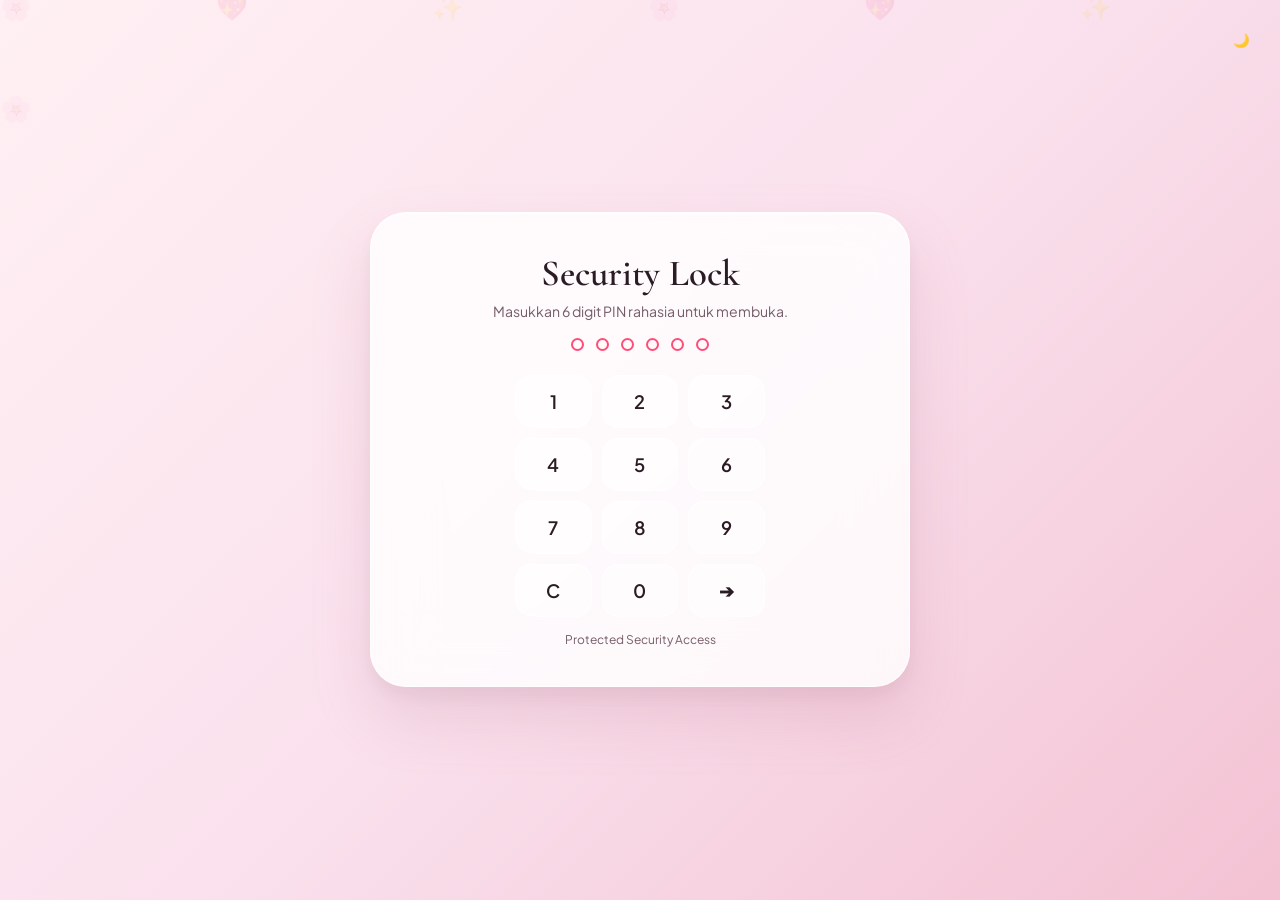
<file: lock.html>
<!DOCTYPE html>
<html lang="id">
<head>
  <meta charset="UTF-8">
  <meta name="viewport" content="width=device-width, initial-scale=1.0, maximum-scale=1.0, user-scalable=no">
  <title>Restricted Access</title>
  <link rel="preconnect" href="https://fonts.googleapis.com">
  <link rel="preconnect" href="https://fonts.gstatic.com" crossorigin>
  <link href="https://fonts.googleapis.com/css2?family=Cormorant+Garamond:wght@600&family=Plus+Jakarta+Sans:wght@400;600&display=swap" rel="stylesheet">
  <link rel="stylesheet" href="style.css">
</head>
<body class="center-locked-page">

  <!-- Top Right Navigation Bar -->
  <div class="top-nav">
    <button class="icon-btn" onclick="toggleTheme()"><span id="theme-icon">🌙</span></button>
  </div>

  <div class="app-card">
    <h1 class="title-serif">Security Lock</h1>
    <p class="subtitle">Masukkan 6 digit PIN rahasia untuk membuka.</p>

    <!-- Display 6 PIN Dots -->
    <div class="pin-display">
      <div class="pin-dot"></div>
      <div class="pin-dot"></div>
      <div class="pin-dot"></div>
      <div class="pin-dot"></div>
      <div class="pin-dot"></div>
      <div class="pin-dot"></div>
    </div>

    <!-- Numeric Keypad -->
    <div class="numpad">
      <button class="num-btn" onclick="pressNum('1')">1</button>
      <button class="num-btn" onclick="pressNum('2')">2</button>
      <button class="num-btn" onclick="pressNum('3')">3</button>
      <button class="num-btn" onclick="pressNum('4')">4</button>
      <button class="num-btn" onclick="pressNum('5')">5</button>
      <button class="num-btn" onclick="pressNum('6')">6</button>
      <button class="num-btn" onclick="pressNum('7')">7</button>
      <button class="num-btn" onclick="pressNum('8')">8</button>
      <button class="num-btn" onclick="pressNum('9')">9</button>
      <button class="num-btn" onclick="clearPin()">C</button>
      <button class="num-btn" onclick="pressNum('0')">0</button>
      <button class="num-btn" onclick="verifyPin()">➔</button>
    </div>

    <footer style="margin-top: 15px; font-size: 0.75rem; color: var(--text-sub);">
      Protected Security Access
    </footer>
  </div>

  <script src="script.js"></script>
</body>
</html>
</file>
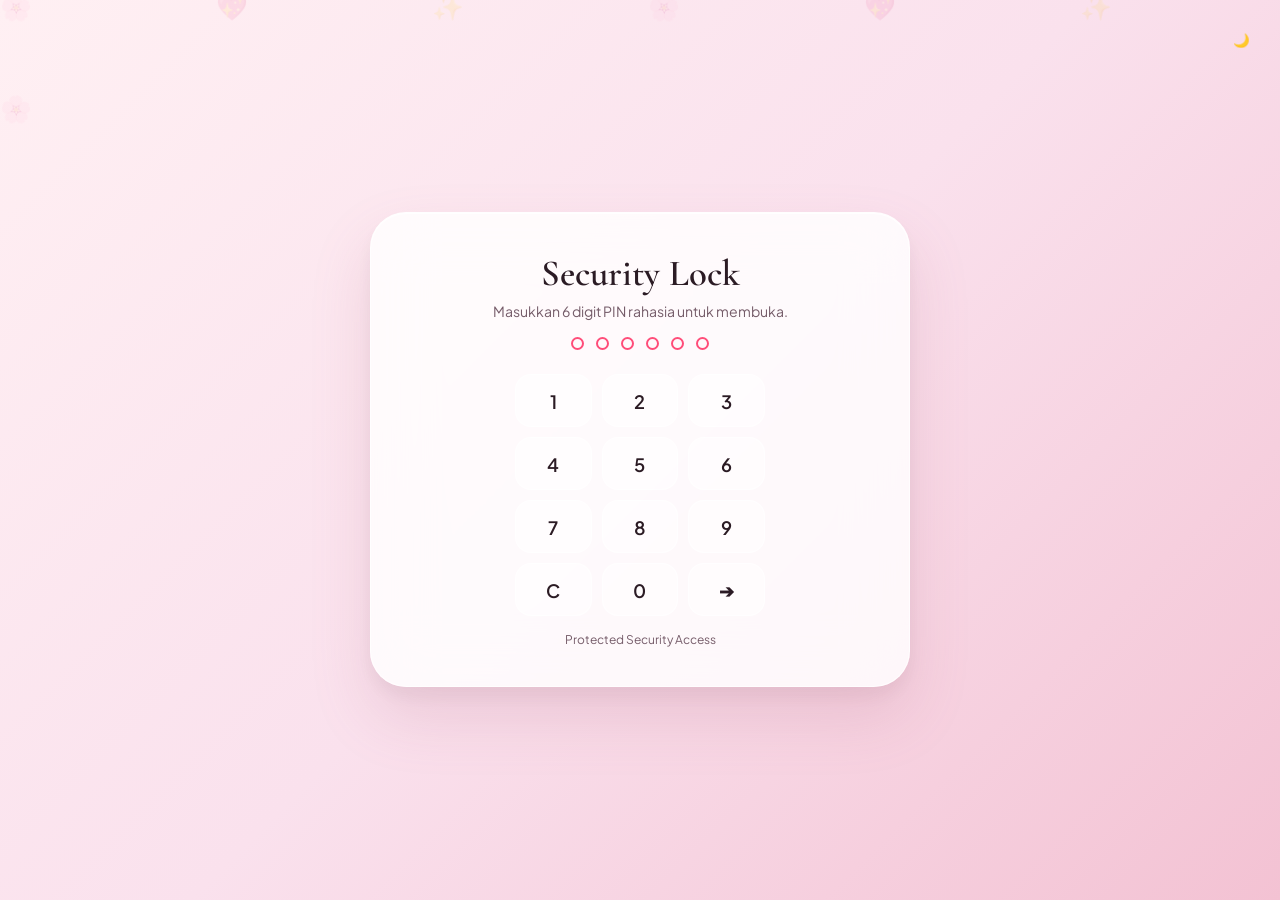
<file: memories.html>
<!DOCTYPE html>
<html lang="id">
<head>
  <meta charset="UTF-8">
  <meta name="viewport" content="width=device-width, initial-scale=1.0, maximum-scale=1.0, user-scalable=no">
  <title>Memories ✨</title>

  <!-- SKRIP PROTEKSI INSTAN -->
  <script>
    if (sessionStorage.getItem('unlocked') !== 'true') {
      window.location.replace("lock.html");
    }
  </script>

  <link rel="preconnect" href="https://fonts.googleapis.com">
  <link rel="preconnect" href="https://fonts.gstatic.com" crossorigin>
  <link href="https://fonts.googleapis.com/css2?family=Cormorant+Garamond:wght@600&family=Plus+Jakarta+Sans:wght@400;600&display=swap" rel="stylesheet">
  <link rel="stylesheet" href="style.css">
</head>
<body style="display: none;" id="main-body">

  <!-- Top Fixed Navigation Bar -->
  <header class="top-nav-fixed">
    <div class="nav-left">
      <a href="index.html" class="nav-btn">⬅️ Kembali</a>
    </div>
    <div class="nav-right">
      <button class="icon-btn" onclick="toggleTheme()"><span id="theme-icon">🌙</span></button>
    </div>
  </header>

  <!-- KARTU KONTEN UTAMA GALERI -->
  <div class="app-card memory-card-wide">
    <h1 class="title-serif">Memories 📸🎥</h1>
    <p class="subtitle">Momen-momen indah yang tersimpan. Klik foto atau video untuk melihat ukuran penuh!</p>

    <!-- Photo & Video Grid Collage -->
    <div class="gallery-grid">

      <div class="gallery-item grid-big" onclick="openMediaLightbox(this, 'image')">
        <img src="memories/1.jpg" alt="Momen 1" loading="lazy">
        <div class="gallery-overlay">🔍 Zoom Foto</div>
      </div>

      <div class="gallery-item" onclick="openMediaLightbox(this, 'image')">
        <img src="memories/8fd8d3043c8257d840a755462259bb4a.jpg" alt="Momen 2" loading="lazy">
        <div class="gallery-overlay">🔍 Zoom Foto</div>
      </div>

      <div class="gallery-item video-item" onclick="openMediaLightbox(this, 'video')">
        <video src="memories/2025-07-14-205717175.mp4" preload="metadata" muted playsinline></video>
        <div class="video-badge">▶ Video</div>
        <div class="gallery-overlay">▶ Putar Video</div>
      </div>

      <div class="gallery-item" onclick="openMediaLightbox(this, 'image')">
        <img src="memories/IMG_20250227_224422.jpg" alt="Momen 4" loading="lazy">
        <div class="gallery-overlay">🔍 Zoom Foto</div>
      </div>

      <div class="gallery-item" onclick="openMediaLightbox(this, 'image')">
        <img src="memories/IMG_20250228_003828.jpg" alt="Momen 5" loading="lazy">
        <div class="gallery-overlay">🔍 Zoom Foto</div>
      </div>

      <div class="gallery-item grid-wide" onclick="openMediaLightbox(this, 'image')">
        <img src="memories/IMG_20250504_175220.jpg" alt="Momen 6" loading="lazy">
        <div class="gallery-overlay">🔍 Zoom Foto</div>
      </div>

      <div class="gallery-item" onclick="openMediaLightbox(this, 'image')">
        <img src="memories/IMG_20250523_153406.jpg" alt="Momen 7" loading="lazy">
        <div class="gallery-overlay">🔍 Zoom Foto</div>
      </div>

      <div class="gallery-item" onclick="openMediaLightbox(this, 'image')">
        <img src="memories/IMG_20250630_001807.jpg" alt="Momen 8" loading="lazy">
        <div class="gallery-overlay">🔍 Zoom Foto</div>
      </div>

      <div class="gallery-item video-item grid-tall" onclick="openMediaLightbox(this, 'video')">
        <video src="memories/lv_0_20250714195044.mp4" preload="metadata" muted playsinline></video>
        <div class="video-badge">▶ Video</div>
        <div class="gallery-overlay">▶ Putar Video</div>
      </div>

      <div class="gallery-item" onclick="openMediaLightbox(this, 'image')">
        <img src="memories/IMG_20251118_125935.jpg" alt="Momen 9" loading="lazy">
        <div class="gallery-overlay">🔍 Zoom Foto</div>
      </div>

      <div class="gallery-item" onclick="openMediaLightbox(this, 'image')">
        <img src="memories/IMG_20251124_163256.jpg" alt="Momen 10" loading="lazy">
        <div class="gallery-overlay">🔍 Zoom Foto</div>
      </div>

      <div class="gallery-item video-item" onclick="openMediaLightbox(this, 'video')">
        <video src="memories/lv_7250748494430883078_20241224214550.mp4" preload="metadata" muted playsinline></video>
        <div class="video-badge">▶ Video</div>
        <div class="gallery-overlay">▶ Putar Video</div>
      </div>

      <div class="gallery-item video-item" onclick="openMediaLightbox(this, 'video')">
        <video src="memories/lv_7445839277084200253_20241223212648.mp4" preload="metadata" muted playsinline></video>
        <div class="video-badge">▶ Video</div>
        <div class="gallery-overlay">▶ Putar Video</div>
      </div>

      <div class="gallery-item video-item grid-wide" onclick="openMediaLightbox(this, 'video')">
        <video src="memories/lv_7514172289047416125_20250819225450.mp4" preload="metadata" muted playsinline></video>
        <div class="video-badge">▶ Video</div>
        <div class="gallery-overlay">▶ Putar Video</div>
      </div>

      <div class="gallery-item" onclick="openMediaLightbox(this, 'image')">
        <img src="memories/photogrid.photocollagemaker.photoeditor.squarepic_2025714193942196.png" alt="Momen 15" loading="lazy">
        <div class="gallery-overlay">🔍 Zoom Foto</div>
      </div>

      <div class="gallery-item" onclick="openMediaLightbox(this, 'image')">
        <img src="memories/photogrid.photocollagemaker.photoeditor.squarepic_2025718223233722.png" alt="Momen 16" loading="lazy">
        <div class="gallery-overlay">🔍 Zoom Foto</div>
      </div>

      <div class="gallery-item grid-big" onclick="openMediaLightbox(this, 'image')">
        <img src="memories/quality_restoration_20250617055037907.jpg" alt="Momen 17" loading="lazy">
        <div class="gallery-overlay">🔍 Zoom Foto</div>
      </div>

      <div class="gallery-item" onclick="openMediaLightbox(this, 'image')">
        <img src="memories/quality_restoration_20250617055039219.jpg" alt="Momen 18" loading="lazy">
        <div class="gallery-overlay">🔍 Zoom Foto</div>
      </div>

      <div class="gallery-item" onclick="openMediaLightbox(this, 'image')">
        <img src="memories/quality_restoration_20250617055039984.jpg" alt="Momen 19" loading="lazy">
        <div class="gallery-overlay">🔍 Zoom Foto</div>
      </div>

      <div class="gallery-item" onclick="openMediaLightbox(this, 'image')">
        <img src="memories/quality_restoration_20250705020422105.png" alt="Momen 20" loading="lazy">
        <div class="gallery-overlay">🔍 Zoom Foto</div>
      </div>

      <div class="gallery-item" onclick="openMediaLightbox(this, 'image')">
        <img src="memories/Screenshot_2024-12-28-11-09-37-809_com.mobile.legends.jpg" alt="Momen 22" loading="lazy">
        <div class="gallery-overlay">🔍 Zoom Foto</div>
      </div>

      <div class="gallery-item" onclick="openMediaLightbox(this, 'image')">
        <img src="memories/Screenshot_2024-12-28-11-48-18-630_com.mobile.legends.jpg" alt="Momen 23" loading="lazy">
        <div class="gallery-overlay">🔍 Zoom Foto</div>
      </div>

      <div class="gallery-item grid-wide" onclick="openMediaLightbox(this, 'image')">
        <img src="memories/Screenshot_2024-12-28-12-04-43-944_com.mobile.legends.jpg" alt="Momen 24" loading="lazy">
        <div class="gallery-overlay">🔍 Zoom Foto</div>
      </div>

      <div class="gallery-item" onclick="openMediaLightbox(this, 'image')">
        <img src="memories/Screenshot_2024-12-28-22-17-07-693_com.mobile.legends.jpg" alt="Momen 25" loading="lazy">
        <div class="gallery-overlay">🔍 Zoom Foto</div>
      </div>

      <div class="gallery-item" onclick="openMediaLightbox(this, 'image')">
        <img src="memories/Screenshot_2024-12-28-22-50-55-913_com.mobile.legends.jpg" alt="Momen 26" loading="lazy">
        <div class="gallery-overlay">🔍 Zoom Foto</div>
      </div>

      <div class="gallery-item" onclick="openMediaLightbox(this, 'image')">
        <img src="memories/Screenshot_2025-02-27-22-42-55-490_com.ss.android.ugc.trill.jpg" alt="Momen 28" loading="lazy">
        <div class="gallery-overlay">🔍 Zoom Foto</div>
      </div>

      <div class="gallery-item" onclick="openMediaLightbox(this, 'image')">
        <img src="memories/Screenshot_2025-06-18-21-12-59-595_com.roblox.client.jpg" alt="Momen 29" loading="lazy">
        <div class="gallery-overlay">🔍 Zoom Foto</div>
      </div>

      <div class="gallery-item" onclick="openMediaLightbox(this, 'image')">
        <img src="memories/Screenshot_2025-11-10-22-56-00-435_com.discord.jpg" alt="Momen 31" loading="lazy">
        <div class="gallery-overlay">🔍 Zoom Foto</div>
      </div>

      <div class="gallery-item" onclick="openMediaLightbox(this, 'image')">
        <img src="memories/Screenshot_2025-11-11-23-22-52-925_com.discord.jpg" alt="Momen 32" loading="lazy">
        <div class="gallery-overlay">🔍 Zoom Foto</div>
      </div>

      <div class="gallery-item grid-wide" onclick="openMediaLightbox(this, 'image')">
        <img src="memories/Screenshot_2025-11-25-19-58-49-423_com.instagram.android.jpg" alt="Momen 33" loading="lazy">
        <div class="gallery-overlay">🔍 Zoom Foto</div>
      </div>

      <div class="gallery-item video-item" onclick="openMediaLightbox(this, 'video')">
        <video src="memories/VID_20250816_050823~2.mp4" preload="metadata" muted playsinline></video>
        <div class="video-badge">▶ Video</div>
        <div class="gallery-overlay">▶ Putar Video</div>
      </div>

      <!-- FOTO & VIDEO BARU -->
      <div class="gallery-item video-item grid-wide" onclick="openMediaLightbox(this, 'video')">
        <video src="memories/DAYLIGHT.mp4" preload="metadata" muted playsinline></video>
        <div class="video-badge">▶ Video</div>
        <div class="gallery-overlay">▶ Putar Video</div>
      </div>

      <div class="gallery-item" onclick="openMediaLightbox(this, 'image')">
        <img src="memories/RobloxScreenShot20250615_230907762.png" alt="Roblox Screenshot 1" loading="lazy">
        <div class="gallery-overlay">🔍 Zoom Foto</div>
      </div>

      <div class="gallery-item" onclick="openMediaLightbox(this, 'image')">
        <img src="memories/RobloxScreenShot20250615_231343977.png" alt="Roblox Screenshot 2" loading="lazy">
        <div class="gallery-overlay">🔍 Zoom Foto</div>
      </div>

      <div class="gallery-item" onclick="openMediaLightbox(this, 'image')">
        <img src="memories/Screenshot (38).png" alt="Screenshot 38" loading="lazy">
        <div class="gallery-overlay">🔍 Zoom Foto</div>
      </div>

      <div class="gallery-item" onclick="openMediaLightbox(this, 'image')">
        <img src="memories/Screenshot (71).png" alt="Screenshot 71" loading="lazy">
        <div class="gallery-overlay">🔍 Zoom Foto</div>
      </div>

      <div class="gallery-item" onclick="openMediaLightbox(this, 'image')">
        <img src="memories/Screenshot (73).png" alt="Screenshot 73" loading="lazy">
        <div class="gallery-overlay">🔍 Zoom Foto</div>
      </div>

      <div class="gallery-item" onclick="openMediaLightbox(this, 'image')">
        <img src="memories/Screenshot (1099).png" alt="Screenshot 1099" loading="lazy">
        <div class="gallery-overlay">🔍 Zoom Foto</div>
      </div>

      <div class="gallery-item" onclick="openMediaLightbox(this, 'image')">
        <img src="memories/Screenshot (1214).png" alt="Screenshot 1214" loading="lazy">
        <div class="gallery-overlay">🔍 Zoom Foto</div>
      </div>

      <div class="gallery-item" onclick="openMediaLightbox(this, 'image')">
        <img src="memories/Screenshot (1220).png" alt="Screenshot 1220" loading="lazy">
        <div class="gallery-overlay">🔍 Zoom Foto</div>
      </div>

      <div class="gallery-item" onclick="openMediaLightbox(this, 'image')">
        <img src="memories/Screenshot (1228).png" alt="Screenshot 1228" loading="lazy">
        <div class="gallery-overlay">🔍 Zoom Foto</div>
      </div>

      <div class="gallery-item" onclick="openMediaLightbox(this, 'image')">
        <img src="memories/Screenshot (1268).png" alt="Screenshot 1268" loading="lazy">
        <div class="gallery-overlay">🔍 Zoom Foto</div>
      </div>

      <div class="gallery-item" onclick="openMediaLightbox(this, 'image')">
        <img src="memories/Screenshot (1270).png" alt="Screenshot 1270" loading="lazy">
        <div class="gallery-overlay">🔍 Zoom Foto</div>
      </div>

      <div class="gallery-item" onclick="openMediaLightbox(this, 'image')">
        <img src="memories/Screenshot (1271).png" alt="Screenshot 1271" loading="lazy">
        <div class="gallery-overlay">🔍 Zoom Foto</div>
      </div>

      <div class="gallery-item video-item grid-tall" onclick="openMediaLightbox(this, 'video')">
        <video src="memories/Memories.mp4" preload="metadata" muted playsinline></video>
        <div class="video-badge">▶ Video</div>
        <div class="gallery-overlay">▶ Putar Video</div>
      </div>

    </div>

    <!-- FOOTER COPYRIGHT -->
    <footer style="margin-top: 30px; padding-top: 15px; border-top: 1px dashed var(--surface-border); font-size: 0.8rem; color: var(--text-sub); text-align: center;">
      Made with 💖 for Chelsa Jo Agatha<br>
      <span style="font-weight: 600; color: var(--accent-pink); letter-spacing: 0.5px;">Copyright © 2026 by Raihan</span>
    </footer>
  </div>

  <!-- POP-UP MODAL LIGHTBOX -->
  <div class="lightbox-modal" id="lightbox" onclick="closeLightbox(event)">
    <span class="lightbox-close" onclick="closeLightbox()">&times;</span>
    <img class="lightbox-content" id="lightbox-img" style="display: none;">
    <video class="lightbox-content" id="lightbox-video" controls style="display: none;"></video>
  </div>

  <!-- Floating Audio Player -->
  <div class="audio-player-float">
    <button class="play-btn-circle" onclick="toggleAudio()">
      <span id="play-icon">⏸</span>
    </button>
    <div class="track-info">
      <span class="track-title">Just The Way You Are</span>
      <span class="track-artist">Bruno Mars</span>
    </div>
  </div>

  <audio id="bg-audio" loop src="justthewayyouare.mp3"></audio>

  <script src="script.js"></script>
  <script>
    if (sessionStorage.getItem('unlocked') === 'true') {
      document.getElementById('main-body').style.display = 'flex';
    }

    let wasAudioPlayingBeforeVideo = false;

    function openMediaLightbox(element, type) {
      const modal = document.getElementById('lightbox');
      const modalImg = document.getElementById('lightbox-img');
      const modalVideo = document.getElementById('lightbox-video');
      const bgAudio = document.getElementById('bg-audio');

      if (!modal) return;

      document.body.style.overflow = 'hidden';
      modal.classList.add('active');

      if (type === 'image') {
        const img = element.querySelector('img');
        modalImg.src = img.src;
        modalImg.style.display = 'block';
        modalVideo.style.display = 'none';
        modalVideo.pause();
        modalVideo.src = "";
      } else if (type === 'video') {
        const video = element.querySelector('video');
        
        modalVideo.style.display = 'block';
        modalImg.style.display = 'none';
        
        modalVideo.src = video.src;
        modalVideo.load();

        if (bgAudio && !bgAudio.paused) {
          wasAudioPlayingBeforeVideo = true;
          bgAudio.pause();
          const playIcon = document.getElementById('play-icon');
          if (playIcon) playIcon.textContent = '▶';
        } else {
          wasAudioPlayingBeforeVideo = false;
        }

        const playPromise = modalVideo.play();
        if (playPromise !== undefined) {
          playPromise.catch(err => console.log("Autoplay video terhalang:", err));
        }
      }
    }

    function closeLightbox(event) {
      if (event && event.target.tagName === 'VIDEO') return;

      const modal = document.getElementById('lightbox');
      const modalVideo = document.getElementById('lightbox-video');
      const bgAudio = document.getElementById('bg-audio');
      
      if (modal) {
        modal.classList.remove('active');
      }
      
      if (modalVideo) {
        modalVideo.pause();
        modalVideo.currentTime = 0;
        modalVideo.src = "";
      }

      document.body.style.overflow = 'auto';

      if (wasAudioPlayingBeforeVideo && bgAudio) {
        bgAudio.play().then(() => {
          const playIcon = document.getElementById('play-icon');
          if (playIcon) playIcon.textContent = '⏸';
        }).catch(err => console.log("Audio resume error:", err));
        wasAudioPlayingBeforeVideo = false;
      }
    }
  </script>
</body>
</html>
</file>
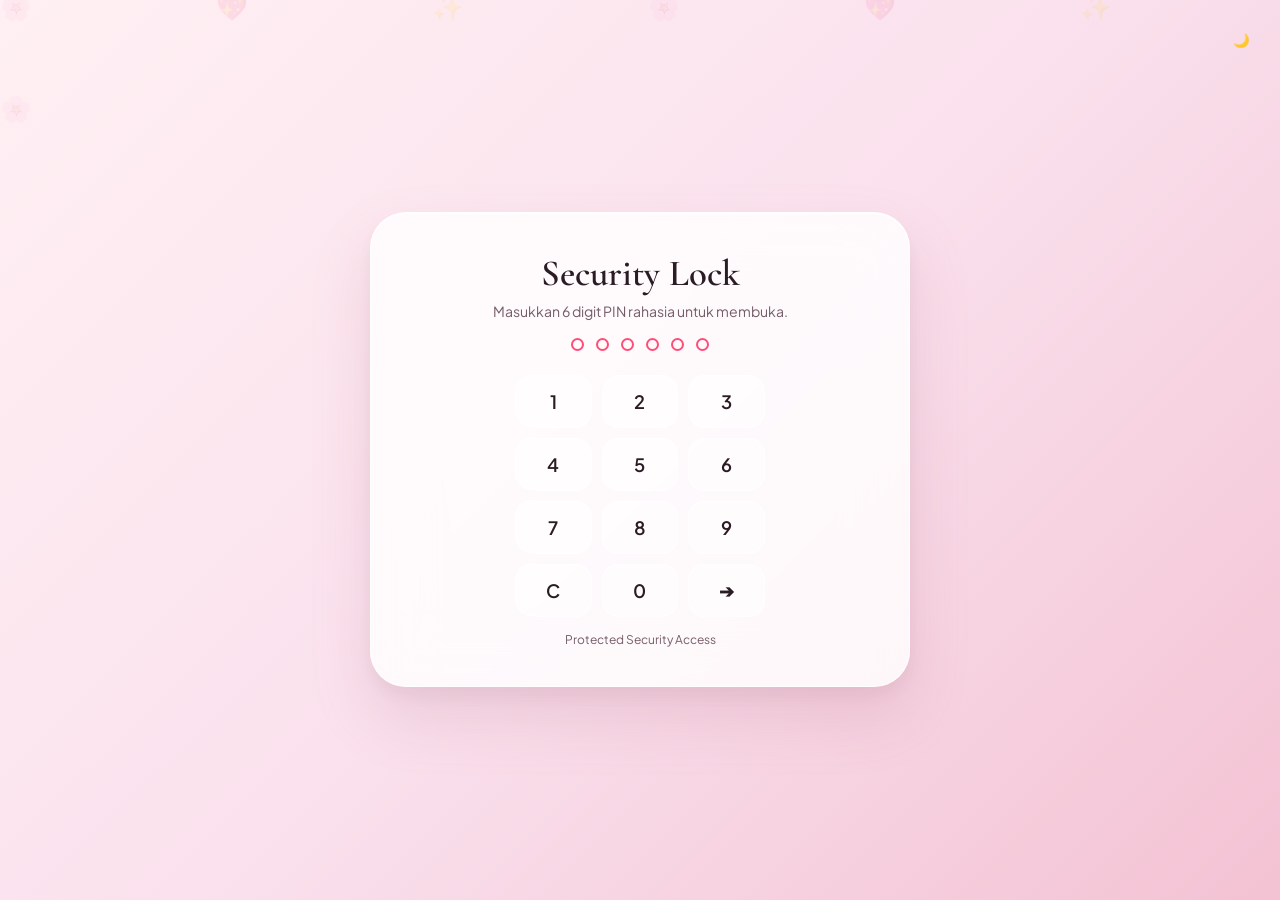
<file: playlist.html>
<!DOCTYPE html>
<html lang="id">
<head>
  <meta charset="UTF-8">
  <meta name="viewport" content="width=device-width, initial-scale=1.0, maximum-scale=1.0, user-scalable=no">
  <title>Our Playlists 🎵</title>

  <!-- SKRIP PROTEKSI INSTAN -->
  <script>
    if (sessionStorage.getItem('unlocked') !== 'true') {
      window.location.replace("lock.html");
    }
  </script>

  <link rel="preconnect" href="https://fonts.googleapis.com">
  <link rel="preconnect" href="https://fonts.gstatic.com" crossorigin>
  <link href="https://fonts.googleapis.com/css2?family=Cormorant+Garamond:wght@600&family=Plus+Jakarta+Sans:wght@400;600&display=swap" rel="stylesheet">
  <link rel="stylesheet" href="style.css">
</head>
<body style="display: none;" id="main-body">

  <!-- Top Fixed Navigation Bar -->
  <header class="top-nav-fixed">
    <div class="nav-left">
      <a href="index.html" class="nav-btn">⬅️ Kembali</a>
    </div>
    <div class="nav-right">
      <button class="icon-btn" onclick="toggleTheme()"><span id="theme-icon">🌙</span></button>
    </div>
  </header>

  <!-- Container Konten Utama -->
  <div class="app-card memory-card-wide">
    <h1 class="title-serif">Our Playlist</h1>
    <p class="subtitle">Playlist lagu spesial pilihan Chelsa Jo Agatha.</p>

    <!-- CONTAINER DAFTAR LAGU (TAMPIL OTOMATIS DARI KODE MANUAL) -->
    <div class="playlists-grid" id="playlists-container">
      <!-- Widget playlist dimuat otomatis via script di bawah -->
    </div>

    <!-- FOOTER COPYRIGHT BY RAIHAN -->
    <footer style="margin-top: 30px; padding-top: 15px; border-top: 1px dashed var(--surface-border); font-size: 0.8rem; color: var(--text-sub); text-align: center;">
      Made with 💖 for Chelsa Jo Agatha<br>
      <span style="font-weight: 600; color: var(--accent-pink); letter-spacing: 0.5px;">Copyright © 2026 by Raihan</span>
    </footer>
  </div>

  <script src="script.js"></script>
  <script>
    if (sessionStorage.getItem('unlocked') === 'true') {
      document.getElementById('main-body').style.display = 'flex';
    }

    /* =========================================================
       PLAYLIST SPESIAL PILIHAN RAIHAN & CHELSA
       ========================================================= */
    const DEFAULT_TRACKS = [
      { type: 'playlist', id: '2IpBaEcc2hZHxP75Ym9AR4' } // Playlist utama Chelsa & Raihan
    ];

    function renderPlaylists() {
      const container = document.getElementById('playlists-container');
      if (!container) return;
      container.innerHTML = "";

      if (DEFAULT_TRACKS.length === 0) {
        container.innerHTML = `<p style="color: var(--text-sub); font-size: 0.9rem; grid-column: 1/-1;">Belum ada lagu yang ditambahkan.</p>`;
        return;
      }

      DEFAULT_TRACKS.forEach((item) => {
        const card = document.createElement('div');
        card.className = 'spotify-embed-card';
        card.style.cssText = "position: relative; margin-bottom: 20px; background: rgba(255,255,255,0.25); padding: 12px; border-radius: 18px; border: 1px solid var(--surface-border);";
        
        // Tinggi otomatis: 380px untuk playlist agar tampil utuh
        const height = '380px';
        const spotifyUrl = `https://open.spotify.com/${item.type}/${item.id}`;

        card.innerHTML = `
          <iframe 
            style="border-radius:14px; width:100%; height:${height}; border:none;" 
            src="https://open.spotify.com/embed/${item.type}/${item.id}?utm_source=generator&theme=0" 
            allowfullscreen="" 
            allow="autoplay; clipboard-write; encrypted-media; fullscreen; picture-in-picture" 
            loading="lazy">
          </iframe>
          
          <!-- TOMBOL AGAR BISA DIPUTAR FULL DI APLIKASI SPOTIFY -->
          <a href="${spotifyUrl}" target="_blank" style="display: block; margin-top: 10px; text-align: center; background: linear-gradient(135deg, var(--accent-pink) 0%, #ff2a5f 100%); color: #fff; padding: 10px; border-radius: 12px; font-weight: 600; text-decoration: none; font-size: 0.85rem; box-shadow: 0 4px 15px var(--accent-glow);">
            🎧 Putar Full di Aplikasi / Web Spotify
          </a>
        `;
        container.appendChild(card);
      });
    }

    document.addEventListener('DOMContentLoaded', () => {
      renderPlaylists();
    });
  </script>
</body>
</html>
</file>
<file: style.css>
/* =========================================================
   DESIGN SYSTEM & VARIABLES (BENTO LUXURY 3D DEPTH)
   ========================================================= */
:root {
  --bg-gradient: linear-gradient(135deg, #fff0f3 0%, #fae1ed 50%, #f3c2d3 100%);
  --surface: rgba(255, 255, 255, 0.82);
  --surface-border: rgba(255, 255, 255, 0.7);
  --text-main: #2b1b24;
  --text-sub: #755c69;
  --accent-pink: #ff4d79;
  --accent-glow: rgba(255, 77, 121, 0.25);
  --accent-gold: #d4af37;
  --card-shadow: 
    0 30px 60px rgba(180, 100, 130, 0.18),
    0 10px 20px rgba(0, 0, 0, 0.05),
    inset 0 1px 0 rgba(255, 255, 255, 0.9);
}

[data-theme="dark"] {
  --bg-gradient: linear-gradient(135deg, #180c14 0%, #11070e 50%, #090307 100%);
  --surface: rgba(28, 15, 24, 0.82);
  --surface-border: rgba(255, 255, 255, 0.1);
  --text-main: #fcf2f6;
  --text-sub: #c7a4b4;
  --accent-pink: #ff658e;
  --accent-glow: rgba(255, 101, 142, 0.3);
  --accent-gold: #f3ce70;
  --card-shadow: 
    0 30px 60px rgba(0, 0, 0, 0.6),
    0 10px 20px rgba(0, 0, 0, 0.3),
    inset 0 1px 0 rgba(255, 255, 255, 0.1);
}

/* =========================================================
   RESET & BASE LAYOUT
   ========================================================= */
* {
  margin: 0;
  padding: 0;
  box-sizing: border-box;
  font-family: 'Plus Jakarta Sans', -apple-system, BlinkMacSystemFont, sans-serif;
  transition: background-color 0.3s ease, color 0.3s ease, border-color 0.3s ease;
}

body {
  background: var(--bg-gradient);
  background-attachment: fixed;
  color: var(--text-main);
  min-height: 100vh;
  display: flex;
  justify-content: center;
  align-items: center !important;
  padding: 85px 16px 30px !important;
  position: relative;
  overflow-x: hidden;
}

/* BACKGROUND PARTIKEL ESTETIK HALUS */
body::before {
  content: "🌸 💖 ✨ 🌸 💖 ✨ 🌸";
  position: fixed;
  top: -5%;
  left: 0;
  width: 100%;
  height: 110%;
  font-size: 1.6rem;
  letter-spacing: 90px;
  line-height: 4;
  opacity: 0.12;
  z-index: 0;
  pointer-events: none;
  animation: floatBackground 25s linear infinite;
}

@keyframes floatBackground {
  0% { transform: translateY(-30px) rotate(0deg); }
  100% { transform: translateY(100vh) rotate(360deg); }
}

body.center-locked-page {
  height: 100vh;
  padding: 0 16px !important;
  align-items: center !important;
  overflow: hidden;
}

/* =========================================================
   TOP NAVBAR (FLOATING PILL DESIGN)
   ========================================================= */
.top-nav-fixed {
  position: fixed;
  top: 15px;
  left: 50%;
  transform: translateX(-50%);
  width: 92%;
  max-width: 540px;
  height: 56px;
  z-index: 999;
  background: var(--surface);
  backdrop-filter: blur(20px);
  -webkit-backdrop-filter: blur(20px);
  border: 1px solid var(--surface-border);
  border-radius: 50px;
  display: flex;
  align-items: center;
  justify-content: space-between;
  padding: 0 16px;
  box-shadow: 0 10px 30px rgba(0,0,0,0.08);
}

.top-nav {
  position: fixed;
  top: 20px;
  right: 20px;
  z-index: 100;
  display: flex;
  gap: 10px;
}

.nav-left, .nav-right {
  display: flex;
  align-items: center;
  gap: 8px;
}

.icon-btn {
  background: transparent;
  border: none;
  width: 38px;
  height: 38px;
  border-radius: 50%;
  display: flex;
  align-items: center;
  justify-content: center;
  cursor: pointer;
  color: var(--text-main);
  transition: all 0.25s ease;
}

.nav-btn {
  background: rgba(255, 77, 121, 0.08);
  border: none;
  padding: 6px 14px;
  border-radius: 30px;
  color: var(--accent-pink);
  text-decoration: none;
  font-size: 0.8rem;
  font-weight: 600;
  display: flex;
  align-items: center;
  gap: 6px;
  cursor: pointer;
  transition: all 0.25s ease;
}

.nav-btn:hover, .icon-btn:hover {
  background: var(--accent-pink);
  color: #fff;
  transform: translateY(-2px);
}

/* =========================================================
   MAIN APP CARD (BENTO LUXURY 3D DEPTH)
   ========================================================= */
.app-card {
  position: relative;
  z-index: 10;
  width: 100%;
  max-width: 540px;
  background: var(--surface);
  backdrop-filter: blur(30px);
  -webkit-backdrop-filter: blur(30px);
  border: 1px solid var(--surface-border);
  border-radius: 36px;
  padding: 40px 28px;
  box-shadow: var(--card-shadow);
  text-align: center;
  margin: 0 auto !important;
  transform: translateY(0);
  transition: transform 0.3s ease, box-shadow 0.3s ease;
  animation: cardPopup 0.6s cubic-bezier(0.16, 1, 0.3, 1) forwards;
}

.app-card:hover {
  transform: translateY(-4px);
  box-shadow: 
    0 35px 70px rgba(180, 100, 130, 0.25),
    0 15px 25px rgba(0, 0, 0, 0.08),
    inset 0 1px 0 rgba(255, 255, 255, 0.9);
}

@keyframes cardPopup {
  from { opacity: 0; transform: scale(0.94) translateY(25px); }
  to { opacity: 1; transform: scale(1) translateY(0); }
}

h1.title-serif {
  font-family: 'Cormorant Garamond', serif;
  font-size: 2.3rem;
  font-weight: 600;
  line-height: 1.15;
  margin-bottom: 6px;
  color: var(--text-main);
}

p.subtitle {
  color: var(--text-sub);
  font-size: 0.88rem;
  margin-bottom: 18px;
}

/* =========================================================
   PIN / LOCK SCREEN
   ========================================================= */
.pin-display {
  display: flex;
  justify-content: center;
  gap: 12px;
  margin: 18px 0 24px;
}

.pin-dot {
  width: 13px;
  height: 13px;
  border-radius: 50%;
  border: 2px solid var(--accent-pink);
  background: transparent;
  transition: all 0.2s ease;
}

.pin-dot.filled {
  background: var(--accent-pink);
  box-shadow: 0 0 12px var(--accent-glow);
  transform: scale(1.15);
}

.numpad {
  display: grid;
  grid-template-columns: repeat(3, 1fr);
  gap: 10px;
  max-width: 250px;
  margin: 0 auto;
}

.num-btn {
  background: rgba(255, 255, 255, 0.5);
  border: 1px solid var(--surface-border);
  color: var(--text-main);
  font-size: 1.15rem;
  font-weight: 600;
  padding: 14px 0;
  border-radius: 16px;
  cursor: pointer;
  transition: all 0.2s ease;
}

.num-btn:active {
  transform: scale(0.92);
  background: var(--accent-pink);
  color: #fff;
}

@keyframes shake {
  0%, 100% { transform: translateX(0); }
  20%, 60% { transform: translateX(-6px); }
  40%, 80% { transform: translateX(6px); }
}
.shake { animation: shake 0.35s ease-in-out; }

/* =========================================================
   COUNTDOWN TIMER
   ========================================================= */
.timer-grid {
  display: grid;
  grid-template-columns: repeat(4, 1fr);
  gap: 8px;
  margin: 20px 0;
}

.time-box {
  background: rgba(255, 255, 255, 0.4);
  border: 1px solid var(--surface-border);
  padding: 12px 4px;
  border-radius: 16px;
}

.time-box .num {
  font-size: 1.5rem;
  font-weight: 700;
  color: var(--accent-pink);
  display: block;
}

.time-box .label {
  font-size: 0.65rem;
  text-transform: uppercase;
  letter-spacing: 0.5px;
  color: var(--text-sub);
  margin-top: 2px;
}

/* =========================================================
   AVATAR & WISHES CARD (BENTO STYLE)
   ========================================================= */
.avatar-container {
  position: relative;
  width: 110px;
  height: 110px;
  margin: 0 auto 16px;
}

.avatar-img {
  width: 100%;
  height: 100%;
  border-radius: 50%;
  object-fit: cover;
  border: 3px solid #fff;
  box-shadow: 0 10px 25px var(--accent-glow);
}

.wishes-card {
  background: rgba(255, 255, 255, 0.45);
  border: 1px solid var(--surface-border);
  border-radius: 20px;
  padding: 20px;
  text-align: left;
  line-height: 1.75;
  font-size: 0.88rem;
  margin: 18px 0;
  max-height: 260px;
  overflow-y: auto;
  -webkit-overflow-scrolling: touch;
}

.wishes-card::-webkit-scrollbar {
  width: 4px;
}
.wishes-card::-webkit-scrollbar-thumb {
  background: var(--accent-pink);
  border-radius: 10px;
}

.btn-primary {
  width: 100%;
  padding: 14px;
  border: none;
  border-radius: 16px;
  background: linear-gradient(135deg, var(--accent-pink) 0%, #ff2a5f 100%);
  color: white;
  font-size: 0.9rem;
  font-weight: 600;
  cursor: pointer;
  box-shadow: 0 8px 20px var(--accent-glow);
  transition: transform 0.2s ease, opacity 0.2s ease;
}

.btn-primary:hover {
  opacity: 0.95;
  transform: translateY(-2px);
}

/* =========================================================
   GALLERY & MEDIA MASONRY
   ========================================================= */
.memory-card-wide {
  max-width: 680px;
}

.gallery-grid {
  display: grid;
  grid-template-columns: repeat(auto-fill, minmax(105px, 1fr));
  grid-auto-flow: dense;
  gap: 8px;
  margin-top: 16px;
}

.gallery-item {
  position: relative;
  aspect-ratio: 1 / 1;
  border-radius: 14px;
  overflow: hidden;
  cursor: pointer;
  border: 1px solid var(--surface-border);
  transition: transform 0.25s ease;
  transform: translateZ(0);
}

.gallery-item img,
.gallery-item video {
  width: 100%;
  height: 100%;
  object-fit: cover;
}

.gallery-item:hover {
  transform: scale(1.03);
  z-index: 5;
}

.grid-wide { grid-column: span 2; aspect-ratio: 2 / 1; }
.grid-tall { grid-row: span 2; aspect-ratio: 1 / 2; }
.grid-big  { grid-column: span 2; grid-row: span 2; aspect-ratio: 1 / 1; }

.gallery-overlay {
  position: absolute;
  inset: 0;
  background: rgba(0, 0, 0, 0.4);
  color: white;
  display: flex;
  align-items: center;
  justify-content: center;
  font-size: 0.75rem;
  font-weight: 600;
  opacity: 0;
  transition: opacity 0.2s ease;
}

.gallery-item:hover .gallery-overlay { opacity: 1; }

.video-badge {
  position: absolute;
  top: 6px;
  right: 6px;
  background: rgba(0, 0, 0, 0.65);
  color: #fff;
  font-size: 0.58rem;
  font-weight: 600;
  padding: 2px 6px;
  border-radius: 10px;
  z-index: 2;
}

/* =========================================================
   FLOATING AUDIO PLAYER
   ========================================================= */
.audio-player-float {
  position: fixed;
  bottom: 16px;
  right: 16px;
  z-index: 100;
  background: var(--surface);
  backdrop-filter: blur(16px);
  border: 1px solid var(--surface-border);
  border-radius: 40px;
  padding: 5px 14px 5px 5px;
  display: flex;
  align-items: center;
  gap: 10px;
  box-shadow: 0 10px 25px rgba(0,0,0,0.12);
}

.play-btn-circle {
  width: 34px;
  height: 34px;
  border-radius: 50%;
  background: var(--accent-pink);
  color: white;
  border: none;
  display: flex;
  align-items: center;
  justify-content: center;
  cursor: pointer;
  box-shadow: 0 4px 10px var(--accent-glow);
}

.track-info { text-align: left; }
.track-title { font-size: 0.75rem; font-weight: 600; color: var(--text-main); display: block; }
.track-artist { font-size: 0.62rem; color: var(--text-sub); }

/* =========================================================
   LIGHTBOX & MODALS
   ========================================================= */
.lightbox-modal, .modal-overlay, .notice-modal-overlay {
  position: fixed !important;
  inset: 0 !important;
  z-index: 99999 !important;
  background: rgba(0, 0, 0, 0.85);
  backdrop-filter: blur(10px);
  display: flex !important;
  justify-content: center !important;
  align-items: center !important;
  opacity: 0;
  pointer-events: none;
  transition: opacity 0.25s ease;
}

.lightbox-modal.active, .modal-overlay.active, .notice-modal-overlay.active {
  opacity: 1;
  pointer-events: auto;
}

.lightbox-content {
  max-width: 85vw !important;
  max-height: 75vh !important;
  border-radius: 16px;
  object-fit: contain;
  box-shadow: 0 20px 40px rgba(0,0,0,0.5);
}

.lightbox-close {
  position: fixed !important;
  top: 20px !important;
  right: 22px !important;
  color: #fff;
  font-size: 2.2rem;
  cursor: pointer;
  z-index: 100000 !important;
}

.modal-card, .notice-modal-card {
  background: var(--surface);
  border: 1px solid var(--surface-border);
  border-radius: 24px;
  padding: 28px 20px;
  max-width: 340px;
  width: 90%;
  text-align: center;
  box-shadow: var(--card-shadow);
  backdrop-filter: blur(20px);
}

.modal-title {
  font-family: 'Cormorant Garamond', serif;
  font-size: 1.7rem;
  color: var(--text-main);
  margin-bottom: 8px;
}

.modal-text {
  font-size: 0.88rem;
  color: var(--text-sub);
  line-height: 1.6;
  margin-bottom: 20px;
}

/* =========================================================
   SPOTIFY INPUT & PLAYLISTS
   ========================================================= */
.playlist-input-card {
  background: rgba(255, 255, 255, 0.3);
  border: 1px solid var(--surface-border);
  border-radius: 16px;
  padding: 14px;
  margin-bottom: 18px;
  text-align: left;
}

.input-label {
  font-size: 0.82rem;
  font-weight: 600;
  margin-bottom: 6px;
  display: block;
}

.input-group {
  display: flex;
  gap: 8px;
}

.input-group input {
  flex: 1;
  padding: 10px 12px;
  border-radius: 12px;
  border: 1px solid var(--surface-border);
  background: var(--surface);
  color: var(--text-main);
  font-size: 0.82rem;
  outline: none;
}

.btn-primary-small {
  padding: 10px 16px;
  border: none;
  border-radius: 12px;
  background: var(--accent-pink);
  color: white;
  font-size: 0.82rem;
  font-weight: 600;
  cursor: pointer;
}

.playlists-grid {
  display: grid;
  grid-template-columns: 1fr;
  gap: 14px;
  margin-top: 12px;
}

.spotify-embed-card {
  position: relative;
  border-radius: 16px;
  overflow: hidden;
}

.remove-playlist-btn {
  position: absolute;
  top: 10px;
  right: 10px;
  z-index: 10;
  width: 26px;
  height: 26px;
  border-radius: 50%;
  background: rgba(0,0,0,0.7);
  color: #fff;
  border: none;
  cursor: pointer;
  display: flex;
  align-items: center;
  justify-content: center;
  font-size: 0.7rem;
}

/* =========================================================
   MOBILE RESPONSIVENESS (PERFECT FOR HP)
   ========================================================= */
@media (max-width: 480px) {
  body {
    padding: 75px 12px 25px !important;
  }

  .top-nav-fixed {
    width: 94%;
    height: 52px;
    top: 10px;
    padding: 0 12px;
  }

  .app-card {
    padding: 24px 16px;
    border-radius: 26px;
  }

  h1.title-serif {
    font-size: 1.95rem;
  }

  .avatar-container {
    width: 95px;
    height: 95px;
    margin-bottom: 12px;
  }

  .gallery-grid {
    grid-template-columns: repeat(3, 1fr);
    gap: 6px;
  }

  .audio-player-float {
    bottom: 12px;
    right: 12px;
    padding: 4px 12px 4px 4px;
  }
}
</file>
